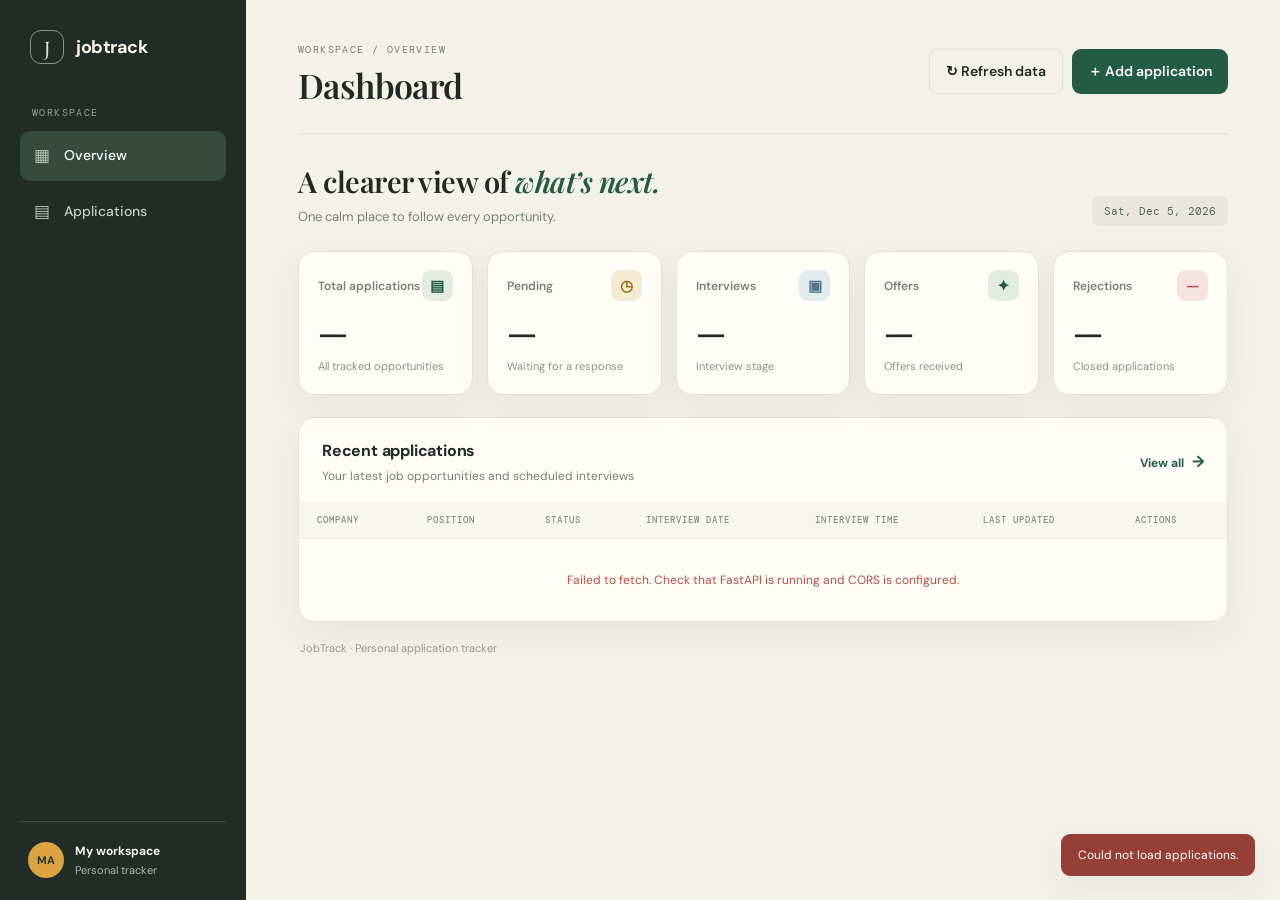
<file: frontend/index.html>
<!DOCTYPE html>
<html lang="en">
<head>
  <meta charset="UTF-8">
  <meta name="viewport" content="width=device-width, initial-scale=1.0">
  <title>JobTrack — Dashboard</title>
  <link rel="preconnect" href="https://fonts.googleapis.com">
  <link rel="preconnect" href="https://fonts.gstatic.com" crossorigin>
  <link href="https://fonts.googleapis.com/css2?family=DM+Sans:wght@400;500;600;700&family=Manrope:wght@400;500;600;700;800&display=swap" rel="stylesheet">
  <link rel="stylesheet" href="assets/css/style.css">
</head>
<body>
  <div class="app-shell">
    <aside class="sidebar">
      <a class="brand" href="index.html"><span class="brand-mark">J</span><span>jobtrack</span></a>
      <div class="nav-label">WORKSPACE</div>
      <nav class="side-nav">
        <a class="nav-link active" href="index.html"><span class="nav-icon">▦</span> Overview</a>
        <a class="nav-link" href="pages/applications.html"><span class="nav-icon">▤</span> Applications</a>
      </nav>
      <div class="sidebar-bottom">
        <div class="profile-avatar">MA</div>
        <div><strong>My workspace</strong><small>Personal tracker</small></div>
      </div>
    </aside>

    <main class="main-content">
      <header class="topbar">
        <div><span class="eyebrow">WORKSPACE / OVERVIEW</span><h1>Dashboard</h1></div>
        <div class="topbar-actions">
          <button class="button button-ghost" id="sync-button" type="button">↻ Refresh data</button>
          <a class="button button-primary" href="pages/applications.html#new">＋ Add application</a>
        </div>
      </header>

      <section class="welcome-row">
        <div><h2>A clearer view of <span>what’s next.</span></h2><p>One calm place to follow every opportunity.</p></div>
        <div class="date-chip" id="today-date">—</div>
      </section>

      <section class="stats-grid" aria-label="Application statistics">
        <article class="stat-card"><div class="stat-top"><span>Total applications</span><span class="stat-icon forest">▤</span></div><strong id="total-count">—</strong><small>All tracked opportunities</small></article>
        <article class="stat-card"><div class="stat-top"><span>Pending</span><span class="stat-icon amber">◷</span></div><strong id="pending-count">—</strong><small>Waiting for a response</small></article>
        <article class="stat-card"><div class="stat-top"><span>Interviews</span><span class="stat-icon blue">▣</span></div><strong id="interview-count">—</strong><small>Interview stage</small></article>
        <article class="stat-card"><div class="stat-top"><span>Offers</span><span class="stat-icon forest">✦</span></div><strong id="offer-count">—</strong><small>Offers received</small></article>
        <article class="stat-card"><div class="stat-top"><span>Rejections</span><span class="stat-icon red">—</span></div><strong id="rejected-count">—</strong><small>Closed applications</small></article>
      </section>

      <section class="content-card">
        <div class="section-heading"><div><h3>Recent applications</h3><p>Your latest job opportunities and scheduled interviews</p></div><a class="text-link" href="pages/applications.html">View all <span>→</span></a></div>
        <div class="table-wrap">
          <table>
            <thead>
              <tr>
                <th>COMPANY</th>
                <th>POSITION</th>
                <th>STATUS</th>
                <th>INTERVIEW DATE</th>
                <th>INTERVIEW TIME</th>
                <th>LAST UPDATED</th>
                <th class="actions-heading">ACTIONS</th>
              </tr>
            </thead>
            <tbody id="recent-applications">
              <tr><td colspan="7" class="loading-cell">Loading applications…</td></tr>
            </tbody>
          </table>
        </div>
      </section>
      <p class="footer-note">JobTrack · Personal application tracker</p>
    </main>
  </div>

  <!-- Application Details & Activity History Modal -->
  <dialog id="details-dialog" class="app-dialog details-dialog">
    <div class="details-shell">
      <div class="dialog-heading">
        <div>
          <span class="eyebrow">APPLICATION DETAILS</span>
          <h2 data-detail-company>—</h2>
          <p class="detail-subtitle" data-detail-position>—</p>
        </div>
        <div class="detail-header-right">
          <span class="status-badge" data-detail-status>—</span>
          <button type="button" class="icon-button" id="close-details-dialog" aria-label="Close">×</button>
        </div>
      </div>

      <div class="details-section">
        <h3 class="details-section-title">Application Summary</h3>
        <p class="details-summary-box" data-detail-summary>—</p>
      </div>

      <div class="details-columns">
        <div class="details-section">
          <h3 class="details-section-title">Interview Information</h3>
          <dl class="details-grid">
            <div><dt>Interview Date</dt><dd data-detail-interview-date>—</dd></div>
            <div><dt>Interview Time</dt><dd data-detail-interview-time>—</dd></div>
          </dl>
          <p class="details-note" data-detail-interview-note></p>
        </div>

        <div class="details-section">
          <h3 class="details-section-title">Metadata & Classification</h3>
          <dl class="details-grid">
            <div><dt>Email Category</dt><dd data-detail-category>—</dd></div>
            <div><dt>AI Confidence</dt><dd data-detail-confidence>—</dd></div>
            <div><dt>Created At</dt><dd data-detail-created>—</dd></div>
            <div><dt>Last Updated</dt><dd data-detail-updated>—</dd></div>
            <div><dt>Last Email Received</dt><dd data-detail-last-email>—</dd></div>
            <div><dt>Application Key</dt><dd class="mono-value" data-detail-key>—</dd></div>
          </dl>
        </div>
      </div>

      <div class="details-section">
        <div class="timeline-section-header">
          <h3 class="details-section-title">Activity History</h3>
          <span class="eyebrow">CHRONOLOGICAL TIMELINE</span>
        </div>
        <div data-detail-timeline></div>
      </div>

      <div class="dialog-actions">
        <a class="button button-ghost" id="manage-in-applications-link" href="pages/applications.html">Manage in Applications</a>
        <button type="button" class="button button-primary" id="done-details-button">Close</button>
      </div>
    </div>
  </dialog>

  <div id="toast" class="toast" role="status"></div>
  <script src="assets/js/api.js"></script>
  <script src="assets/js/dashboard.js"></script>
</body>
</html>
</file>
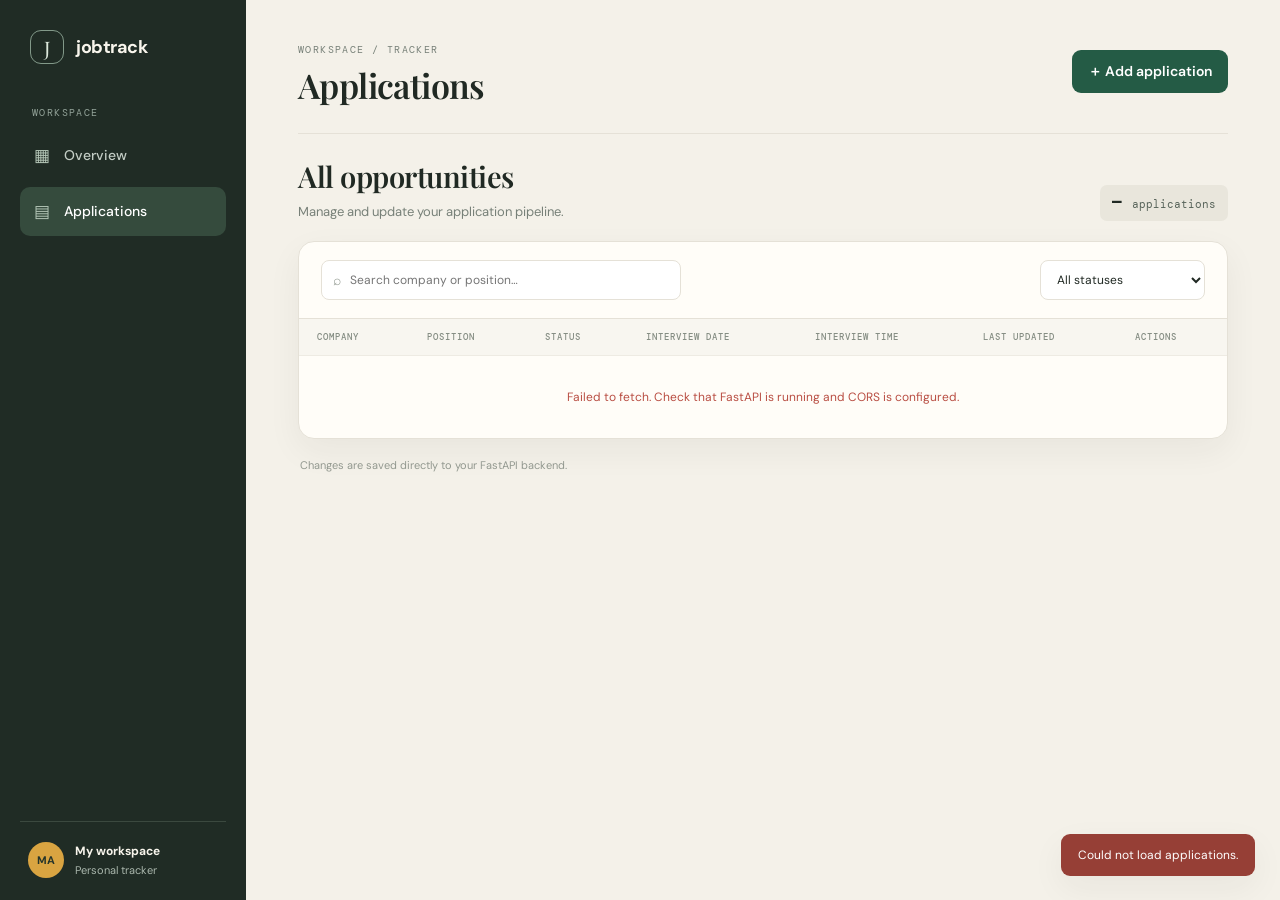
<file: frontend/pages/applications.html>
<!DOCTYPE html>
<html lang="en">
<head>
  <meta charset="UTF-8">
  <meta name="viewport" content="width=device-width, initial-scale=1.0">
  <title>JobTrack — Applications</title>
  <link rel="preconnect" href="https://fonts.googleapis.com">
  <link rel="preconnect" href="https://fonts.gstatic.com" crossorigin>
  <link href="https://fonts.googleapis.com/css2?family=DM+Sans:wght@400;500;600;700&family=Manrope:wght@400;500;600;700;800&display=swap" rel="stylesheet">
  <link rel="stylesheet" href="../assets/css/style.css">
</head>
<body>
  <div class="app-shell">
    <aside class="sidebar">
      <a class="brand" href="../index.html"><span class="brand-mark">J</span><span>jobtrack</span></a>
      <div class="nav-label">WORKSPACE</div>
      <nav class="side-nav">
        <a class="nav-link" href="../index.html"><span class="nav-icon">▦</span> Overview</a>
        <a class="nav-link active" href="applications.html"><span class="nav-icon">▤</span> Applications</a>
      </nav>
      <div class="sidebar-bottom"><div class="profile-avatar">MA</div><div><strong>My workspace</strong><small>Personal tracker</small></div></div>
    </aside>

    <main class="main-content">
      <header class="topbar">
        <div><span class="eyebrow">WORKSPACE / TRACKER</span><h1>Applications</h1></div>
        <button class="button button-primary" id="add-button">＋ Add application</button>
      </header>
      <section class="welcome-row compact-welcome">
        <div><h2>All opportunities</h2><p>Manage and update your application pipeline.</p></div>
        <div class="count-chip"><strong id="list-count">—</strong> applications</div>
      </section>

      <section class="content-card">
        <div class="toolbar">
          <div class="search-box"><span>⌕</span><input id="search-input" type="search" placeholder="Search company or position…"></div>
          <select id="status-filter" class="filter-select" aria-label="Filter by status">
            <option value="">All statuses</option><option value="PENDING">Pending</option><option value="INTERVIEW">Interview</option><option value="INTERVIEW_CONFIRMED">Interview confirmed</option><option value="REJECTED">Rejected</option><option value="OFFER_RECEIVED">Offer received</option><option value="UNKNOWN">Unknown</option>
          </select>
        </div>
        <div class="table-wrap">
          <table>
            <thead>
              <tr>
                <th>COMPANY</th>
                <th>POSITION</th>
                <th>STATUS</th>
                <th>INTERVIEW DATE</th>
                <th>INTERVIEW TIME</th>
                <th>LAST UPDATED</th>
                <th class="actions-heading">ACTIONS</th>
              </tr>
            </thead>
            <tbody id="applications-table">
              <tr><td colspan="7" class="loading-cell">Loading applications…</td></tr>
            </tbody>
          </table>
        </div>
      </section>
      <p class="footer-note">Changes are saved directly to your FastAPI backend.</p>
    </main>
  </div>

  <!-- Create / Edit Application Modal -->
  <dialog id="application-dialog" class="app-dialog">
    <form id="application-form">
      <div class="dialog-heading"><div><span class="eyebrow">APPLICATION FORM</span><h2 id="dialog-title">Add application</h2></div><button type="button" class="icon-button" id="close-dialog" aria-label="Close">×</button></div>
      <input type="hidden" id="application-id">
      <label>Company<input id="company" maxlength="150" required placeholder="e.g. Example GmbH"></label>
      <label>Position<input id="position" maxlength="200" required placeholder="e.g. Working Student Developer"></label>
      <label>Summary<textarea id="summary" rows="3" placeholder="Notes about this application…"></textarea></label>
      <div class="form-grid">
        <label>Status<select id="status"><option value="PENDING">Pending</option><option value="INTERVIEW">Interview</option><option value="INTERVIEW_CONFIRMED">Interview confirmed</option><option value="REJECTED">Rejected</option><option value="OFFER_RECEIVED">Offer received</option><option value="UNKNOWN">Unknown</option></select></label>
        <label>Email category<select id="email-category"><option value="">Not specified</option><option value="APPLICATION_RECEIVED">Application received</option><option value="INTERVIEW_INVITATION">Interview invitation</option><option value="INTERVIEW_CONFIRMED">Interview confirmed</option><option value="REJECTION">Rejection</option><option value="OFFER_RECEIVED">Offer received</option><option value="OTHER">Other</option><option value="UNKNOWN">Unknown</option></select></label>
      </div>
      <div class="form-grid">
        <label>Interview date<input id="interview-date" type="date"></label>
        <label>Interview time<input id="interview-time" type="time"></label>
      </div>
      <label>Confidence (0–1)<input id="confidence" type="number" min="0" max="1" step="0.01" placeholder="e.g. 0.95"></label>
      <div class="dialog-actions"><button type="button" class="button button-ghost" id="cancel-dialog">Cancel</button><button type="submit" class="button button-primary" id="save-button">Save application</button></div>
    </form>
  </dialog>

  <!-- Application Details & Activity History Modal -->
  <dialog id="details-dialog" class="app-dialog details-dialog">
    <div class="details-shell">
      <div class="dialog-heading">
        <div>
          <span class="eyebrow">APPLICATION DETAILS</span>
          <h2 data-detail-company>—</h2>
          <p class="detail-subtitle" data-detail-position>—</p>
        </div>
        <div class="detail-header-right">
          <span class="status-badge" data-detail-status>—</span>
          <button type="button" class="icon-button" id="close-details-dialog" aria-label="Close">×</button>
        </div>
      </div>

      <div class="details-section">
        <h3 class="details-section-title">Application Summary</h3>
        <p class="details-summary-box" data-detail-summary>—</p>
      </div>

      <div class="details-columns">
        <div class="details-section">
          <h3 class="details-section-title">Interview Information</h3>
          <dl class="details-grid">
            <div><dt>Interview Date</dt><dd data-detail-interview-date>—</dd></div>
            <div><dt>Interview Time</dt><dd data-detail-interview-time>—</dd></div>
          </dl>
          <p class="details-note" data-detail-interview-note></p>
        </div>

        <div class="details-section">
          <h3 class="details-section-title">Metadata & Classification</h3>
          <dl class="details-grid">
            <div><dt>Email Category</dt><dd data-detail-category>—</dd></div>
            <div><dt>AI Confidence</dt><dd data-detail-confidence>—</dd></div>
            <div><dt>Created At</dt><dd data-detail-created>—</dd></div>
            <div><dt>Last Updated</dt><dd data-detail-updated>—</dd></div>
            <div><dt>Last Email Received</dt><dd data-detail-last-email>—</dd></div>
            <div><dt>Application Key</dt><dd class="mono-value" data-detail-key>—</dd></div>
          </dl>
        </div>
      </div>

      <div class="details-section">
        <div class="timeline-section-header">
          <h3 class="details-section-title">Activity History</h3>
          <span class="eyebrow">CHRONOLOGICAL TIMELINE</span>
        </div>
        <div data-detail-timeline></div>
      </div>

      <div class="dialog-actions">
        <button type="button" class="button button-ghost" id="edit-from-details-button">Edit application</button>
        <button type="button" class="button button-primary" id="done-details-button">Close</button>
      </div>
    </div>
  </dialog>

  <div id="toast" class="toast" role="status"></div>
  <script src="../assets/js/api.js"></script>
  <script src="../assets/js/applications.js"></script>
</body>
</html>
</file>
<file: frontend/assets/css/style.css>
@import url('https://fonts.googleapis.com/css2?family=DM+Mono:wght@400;500&family=DM+Sans:wght@400;500;600;700&family=Playfair+Display:wght@600;700&display=swap');

:root {
  --paper: #f4f1e9;
  --surface: #fffdf8;
  --ink: #202923;
  --muted: #778078;
  --line: #e5e1d7;
  --forest: #245b45;
  --forest-dark: #194633;
  --sage: #dce8dc;
  --orange: #c66a3d;
  --gold: #d9a441;
  --red: #b94e43;
  --blue: #54788a;
  --shadow: 0 12px 34px rgba(32, 41, 35, .055);
  --radius: 16px;
}

* {
  box-sizing: border-box;
}

body {
  margin: 0;
  background: var(--paper);
  color: var(--ink);
  font: 14px/1.5 'DM Sans', sans-serif;
}

a {
  color: inherit;
  text-decoration: none;
}

button,
input,
select,
textarea {
  font: inherit;
}

button {
  cursor: pointer;
}

.sidebar {
  position: fixed;
  inset: 0 auto 0 0;
  width: 246px;
  padding: 30px 20px 22px;
  background: #202c25;
  color: #f8f5ec;
  display: flex;
  flex-direction: column;
  z-index: 5;
}

.brand {
  display: flex;
  align-items: center;
  gap: 12px;
  padding: 0 10px 42px;
  font-size: 18px;
  font-weight: 700;
  letter-spacing: -.5px;
}

.brand-mark {
  width: 34px;
  height: 34px;
  border: 1px solid #829989;
  border-radius: 11px;
  display: grid;
  place-items: center;
  color: #dce8dc;
  font: 20px 'Playfair Display', serif;
}

.nav-label,
.eyebrow {
  font: 10px 'DM Mono', monospace;
  letter-spacing: 1.4px;
  text-transform: uppercase;
}

.nav-label {
  color: #93a399;
  padding: 0 12px 12px;
}

.side-nav {
  display: grid;
  gap: 6px;
}

.nav-link {
  display: flex;
  align-items: center;
  gap: 12px;
  padding: 12px;
  border-radius: 10px;
  color: #c3cdc5;
  font-weight: 500;
  transition: .18s;
}

.nav-link:hover {
  background: #2c3d32;
  color: white;
}

.nav-link.active {
  background: #354b3d;
  color: #fff;
}

.nav-icon {
  width: 20px;
  text-align: center;
  font-size: 17px;
  color: #b6c8b9;
}

.sidebar-bottom {
  margin-top: auto;
  border-top: 1px solid #3b493f;
  padding: 20px 8px 0;
  display: flex;
  align-items: center;
  gap: 11px;
}

.profile-avatar {
  width: 36px;
  height: 36px;
  border-radius: 50%;
  background: #d9a441;
  color: #26352b;
  display: grid;
  place-items: center;
  font-weight: 700;
  font-size: 11px;
}

.sidebar-bottom strong,
.sidebar-bottom small {
  display: block;
}

.sidebar-bottom strong {
  font-size: 12px;
}

.sidebar-bottom small {
  font-size: 11px;
  color: #aab7ad;
  margin-top: 2px;
}

.main-content {
  max-width: 1440px;
  margin-left: 246px;
  padding: 38px 52px 28px;
}

.topbar {
  display: flex;
  align-items: center;
  justify-content: space-between;
  gap: 20px;
  padding-bottom: 28px;
  border-bottom: 1px solid var(--line);
}

.topbar-actions {
  display: flex;
  gap: 9px;
  flex-wrap: wrap;
}

.eyebrow {
  color: var(--muted);
}

h1,
h2,
h3,
p {
  margin-top: 0;
}

h1 {
  font: 600 34px/1.15 'Playfair Display', serif;
  letter-spacing: -.6px;
  margin: 7px 0 0;
}

h2 {
  font: 600 29px/1.2 'Playfair Display', serif;
  letter-spacing: -.5px;
  margin: 0 0 8px;
}

h2 span {
  color: var(--forest);
  font-style: italic;
}

h3 {
  font-size: 16px;
  margin: 0 0 4px;
  letter-spacing: -.2px;
}

p {
  color: var(--muted);
  margin-bottom: 0;
}

.button {
  border: 0;
  border-radius: 9px;
  padding: 11px 16px;
  font-weight: 600;
  display: inline-flex;
  align-items: center;
  justify-content: center;
  gap: 8px;
  transition: .18s;
}

.button:hover {
  transform: translateY(-1px);
}

.button:disabled {
  opacity: .6;
  cursor: not-allowed;
  transform: none;
}

.button-primary {
  background: var(--forest);
  color: #fff;
}

.button-primary:hover {
  background: var(--forest-dark);
}

.button-ghost {
  background: transparent;
  border: 1px solid var(--line);
  color: var(--ink);
}

.button-ghost:hover {
  border-color: var(--forest);
  color: var(--forest);
}

.welcome-row {
  display: flex;
  justify-content: space-between;
  align-items: end;
  gap: 20px;
  padding: 30px 0 25px;
}

.welcome-row p {
  font-size: 13px;
}

.date-chip,
.count-chip {
  background: #e9e6dc;
  border-radius: 7px;
  padding: 8px 12px;
  color: #58645a;
  font: 11px 'DM Mono', monospace;
  white-space: nowrap;
}

.count-chip strong {
  font-size: 15px;
  color: var(--ink);
  margin-right: 4px;
}

.stats-grid {
  display: grid;
  grid-template-columns: repeat(5, minmax(0, 1fr));
  gap: 14px;
  margin-bottom: 22px;
}

.stat-card {
  background: var(--surface);
  border: 1px solid var(--line);
  border-radius: var(--radius);
  padding: 18px 19px;
  box-shadow: var(--shadow);
  min-height: 139px;
}

.stat-top {
  display: flex;
  justify-content: space-between;
  align-items: center;
  color: var(--muted);
  font-size: 12px;
  font-weight: 600;
}

.stat-icon {
  width: 31px;
  height: 31px;
  border-radius: 9px;
  display: grid;
  place-items: center;
  font-size: 15px;
}

.stat-icon.forest {
  background: #e2ece3;
  color: var(--forest);
}

.stat-icon.amber {
  background: #f5ead2;
  color: #9a6a16;
}

.stat-icon.blue {
  background: #e2ebee;
  color: var(--blue);
}

.stat-icon.red {
  background: #f4e3df;
  color: var(--red);
}

.stat-card > strong {
  display: block;
  font: 600 34px/1.25 'Playfair Display', serif;
  margin: 9px 0 2px;
}

.stat-card > small {
  font-size: 11px;
  color: #8a918a;
}

.content-card {
  background: var(--surface);
  border: 1px solid var(--line);
  border-radius: var(--radius);
  box-shadow: var(--shadow);
  overflow: hidden;
}

.section-heading {
  padding: 21px 23px 17px;
  display: flex;
  align-items: center;
  justify-content: space-between;
  gap: 15px;
}

.section-heading p {
  font-size: 12px;
}

.text-link {
  font-size: 12px;
  font-weight: 700;
  color: var(--forest);
}

.text-link span {
  font-size: 16px;
  margin-left: 5px;
}

.table-wrap {
  overflow-x: auto;
}

table {
  width: 100%;
  border-collapse: collapse;
  text-align: left;
  white-space: nowrap;
}

thead {
  background: #f8f6f0;
}

th {
  padding: 12px 18px;
  color: #858d83;
  font: 9px 'DM Mono', monospace;
  letter-spacing: 1px;
  font-weight: 500;
}

td {
  padding: 14px 18px;
  border-top: 1px solid #eeebe3;
  font-size: 12px;
  vertical-align: middle;
}

tbody tr:hover {
  background: #fbfaf5;
}

.company-cell {
  display: flex;
  align-items: center;
  gap: 11px;
  min-width: 175px;
}

.company-avatar {
  width: 34px;
  height: 34px;
  flex-shrink: 0;
  border-radius: 10px;
  background: #e8eee5;
  color: var(--forest);
  display: grid;
  place-items: center;
  font: 700 15px 'Playfair Display', serif;
}

.company-cell strong,
.company-cell small {
  display: block;
}

.company-cell strong {
  font-size: 12.5px;
}

.company-cell small {
  font-size: 11px;
  color: var(--muted);
  margin-top: 2px;
}

.position-cell {
  font-weight: 500;
  color: var(--ink);
  max-width: 240px;
  overflow: hidden;
  text-overflow: ellipsis;
}

.status-badge {
  display: inline-flex;
  align-items: center;
  gap: 6px;
  border-radius: 30px;
  padding: 5px 10px;
  font-size: 10px;
  font-weight: 700;
  background: #eceeea;
  color: #626d63;
}

.status-badge:before {
  content: "";
  width: 6px;
  height: 6px;
  border-radius: 50%;
  background: currentColor;
}

.status-badge.pending {
  background: #f5ecd9;
  color: #9b711f;
}

.status-badge.interview,
.status-badge.interview-confirmed {
  background: #e4edf0;
  color: #426d7d;
}

.status-badge.rejected {
  background: #f4e5e1;
  color: #a64d41;
}

.status-badge.offer-received {
  background: #e1ece2;
  color: #356747;
}

.status-badge.unknown {
  background: #ecebe7;
  color: #77766f;
}

.date-cell {
  font: 11px 'DM Mono', monospace;
  color: #4e584f;
}

.date-cell.muted-cell {
  color: #a5ada4;
}

.date-cell.missing-cell {
  color: #9b711f;
  font-style: italic;
}

.loading-cell,
.empty-cell,
.error-cell {
  text-align: center;
  padding: 32px;
  color: var(--muted);
  white-space: normal;
}

.error-cell {
  color: var(--red);
}

.footer-note {
  padding: 18px 2px;
  color: #92988f;
  font-size: 11px;
}

.compact-welcome {
  padding: 25px 0 20px;
}

.toolbar {
  display: flex;
  justify-content: space-between;
  gap: 12px;
  padding: 18px 22px;
  border-bottom: 1px solid var(--line);
}

.search-box {
  display: flex;
  align-items: center;
  gap: 9px;
  border: 1px solid var(--line);
  background: #fff;
  border-radius: 8px;
  padding: 0 11px;
  max-width: 360px;
  flex: 1;
  color: #8a9289;
}

.search-box input {
  border: 0;
  outline: 0;
  padding: 10px 0;
  width: 100%;
  background: transparent;
  font-size: 12px;
  color: var(--ink);
}

.filter-select {
  border: 1px solid var(--line);
  background: #fff;
  border-radius: 8px;
  padding: 0 12px;
  color: var(--ink);
  font-size: 12px;
  min-width: 165px;
}

.row-actions {
  display: flex;
  gap: 6px;
}

.small-action {
  border: 1px solid var(--line);
  background: #fff;
  border-radius: 6px;
  padding: 6px 9px;
  font-size: 10.5px;
  font-weight: 600;
  color: #4e5b50;
  transition: .15s;
}

.small-action:hover {
  border-color: var(--forest);
  color: var(--forest);
}

.small-action.primary-action {
  background: #eef3ed;
  border-color: #cfe0d2;
  color: var(--forest);
}

.small-action.primary-action:hover {
  background: var(--forest);
  border-color: var(--forest);
  color: #fff;
}

.danger-action:hover {
  border-color: var(--red);
  color: var(--red);
}

/* Modals */
.app-dialog {
  width: min(620px, calc(100% - 28px));
  max-height: calc(100vh - 40px);
  border: 1px solid var(--line);
  border-radius: 18px;
  padding: 0;
  background: var(--surface);
  color: var(--ink);
  box-shadow: 0 25px 80px #14221940;
}

.app-dialog.details-dialog {
  width: min(760px, calc(100% - 28px));
}

.app-dialog::backdrop {
  background: #1c2820a6;
  backdrop-filter: blur(3px);
}

.app-dialog form,
.details-shell {
  padding: 27px;
}

.dialog-heading {
  display: flex;
  justify-content: space-between;
  align-items: start;
  gap: 16px;
  margin-bottom: 20px;
}

.dialog-heading h2 {
  font-size: 25px;
  margin: 5px 0 0;
}

.detail-subtitle {
  font-size: 14px;
  font-weight: 600;
  color: #4d594f;
  margin-top: 4px;
}

.detail-header-right {
  display: flex;
  align-items: center;
  gap: 10px;
  flex-shrink: 0;
}

.icon-button {
  border: 1px solid var(--line);
  background: transparent;
  border-radius: 8px;
  width: 32px;
  height: 32px;
  font-size: 20px;
  color: var(--muted);
  display: grid;
  place-items: center;
}

.icon-button:hover {
  border-color: var(--ink);
  color: var(--ink);
}

.app-dialog label {
  display: grid;
  gap: 6px;
  margin-bottom: 14px;
  font-size: 11px;
  font-weight: 700;
  color: #566157;
}

.app-dialog input,
.app-dialog textarea,
.app-dialog select {
  width: 100%;
  border: 1px solid var(--line);
  border-radius: 8px;
  padding: 10px 11px;
  background: #fff;
  color: var(--ink);
  outline: none;
  font-size: 12px;
}

.app-dialog input:focus,
.app-dialog textarea:focus,
.app-dialog select:focus {
  border-color: var(--forest);
  box-shadow: 0 0 0 3px #245b4515;
}

.form-grid {
  display: grid;
  grid-template-columns: 1fr 1fr;
  gap: 13px;
}

.dialog-actions {
  display: flex;
  justify-content: flex-end;
  gap: 9px;
  padding-top: 12px;
  border-top: 1px solid var(--line);
  margin-top: 18px;
}

/* Details Modal Sections */
.details-section {
  background: #faf8f2;
  border: 1px solid var(--line);
  border-radius: 12px;
  padding: 16px 18px;
  margin-bottom: 14px;
}

.details-section-title {
  font: 600 11px 'DM Mono', monospace;
  letter-spacing: 1px;
  text-transform: uppercase;
  color: #6b756c;
  margin: 0 0 10px;
}

.details-summary-box {
  color: var(--ink);
  font-size: 13px;
  line-height: 1.55;
  white-space: pre-wrap;
}

.details-summary-box.muted-value {
  color: var(--muted);
  font-style: italic;
}

.details-columns {
  display: grid;
  grid-template-columns: 1fr 1.25fr;
  gap: 14px;
}

.details-grid {
  display: grid;
  grid-template-columns: repeat(2, minmax(0, 1fr));
  gap: 11px 14px;
  margin: 0;
}

.details-grid dt {
  font-size: 10.5px;
  color: var(--muted);
  font-weight: 600;
  margin-bottom: 2px;
}

.details-grid dd {
  margin: 0;
  font-size: 12.5px;
  font-weight: 600;
  color: var(--ink);
  overflow-wrap: anywhere;
}

.details-grid dd.mono-value {
  font: 11px 'DM Mono', monospace;
  color: #535e54;
}

.missing-pill {
  color: #9b711f !important;
  font-style: italic;
}

.details-note {
  margin-top: 12px;
  padding-top: 10px;
  border-top: 1px dashed var(--line);
  font-size: 11.5px;
  color: #5f6960;
}

/* Activity Timeline */
.timeline-section-header {
  display: flex;
  justify-content: space-between;
  align-items: center;
  margin-bottom: 12px;
}

.timeline-section-header .details-section-title {
  margin: 0;
}

.activity-timeline {
  list-style: none;
  margin: 0;
  padding: 4px 0 2px 6px;
  position: relative;
}

.timeline-item {
  position: relative;
  padding: 0 0 14px 22px;
  border-left: 2px solid #d8dfd7;
}

.timeline-item:last-child {
  padding-bottom: 2px;
  border-left-color: transparent;
}

.timeline-dot {
  position: absolute;
  left: -6px;
  top: 3px;
  width: 10px;
  height: 10px;
  border-radius: 50%;
  background: #fff;
  border: 2px solid #7d8f82;
}

.timeline-item.timeline-latest .timeline-dot {
  background: var(--forest);
  border-color: var(--forest);
  box-shadow: 0 0 0 3px #245b4522;
}

.timeline-header {
  display: flex;
  justify-content: space-between;
  align-items: baseline;
  gap: 12px;
  flex-wrap: wrap;
}

.timeline-title {
  font-size: 12.5px;
  color: var(--ink);
}

.timeline-time {
  font: 10.5px 'DM Mono', monospace;
  color: var(--muted);
}

.timeline-desc {
  margin-top: 3px;
  font-size: 11.5px;
  color: #5d675e;
}

.timeline-empty {
  font-size: 12px;
  color: var(--muted);
  font-style: italic;
  padding: 6px 0;
}

.toast {
  position: fixed;
  right: 25px;
  bottom: 24px;
  background: #24372b;
  color: #fff;
  padding: 12px 17px;
  border-radius: 9px;
  box-shadow: var(--shadow);
  opacity: 0;
  transform: translateY(8px);
  pointer-events: none;
  transition: .2s;
  z-index: 20;
  font-size: 12px;
  max-width: min(420px, calc(100% - 30px));
}

.toast.visible {
  opacity: 1;
  transform: translateY(0);
}

.toast-error {
  background: #963f36;
}

@media (max-width: 1200px) {
  .stats-grid {
    grid-template-columns: repeat(3, minmax(0, 1fr));
  }
}

@media (max-width: 1100px) {
  .main-content {
    padding: 32px 28px;
    margin-left: 220px;
  }
  .sidebar {
    width: 220px;
  }
  .stats-grid {
    grid-template-columns: repeat(2, minmax(0, 1fr));
  }
  .details-columns {
    grid-template-columns: 1fr;
  }
}

@media (max-width: 700px) {
  .sidebar {
    position: static;
    width: auto;
    height: auto;
    padding: 12px 16px;
    display: block;
  }
  .brand {
    padding: 0 4px 12px;
  }
  .nav-label,
  .sidebar-bottom {
    display: none;
  }
  .side-nav {
    display: flex;
    gap: 6px;
  }
  .nav-link {
    padding: 9px 11px;
    font-size: 12px;
  }
  .main-content {
    margin: 0;
    padding: 24px 16px;
  }
  .topbar {
    align-items: flex-start;
    padding-bottom: 20px;
  }
  h1 {
    font-size: 28px;
  }
  .topbar .button {
    font-size: 11px;
    padding: 9px 11px;
  }
  .welcome-row {
    align-items: flex-start;
    flex-direction: column;
    padding: 23px 0 18px;
  }
  h2 {
    font-size: 25px;
  }
  .stats-grid {
    grid-template-columns: 1fr 1fr;
    gap: 9px;
  }
  .stat-card {
    padding: 14px;
    min-height: 125px;
  }
  .stat-card > strong {
    font-size: 29px;
  }
  .section-heading {
    padding: 17px;
  }
  .toolbar {
    padding: 13px;
    flex-direction: column;
  }
  .search-box {
    max-width: none;
    min-height: 39px;
  }
  .filter-select {
    min-height: 39px;
  }
  .form-grid,
  .details-grid {
    grid-template-columns: 1fr;
  }
  .app-dialog form,
  .details-shell {
    padding: 20px;
  }
}
</file>
